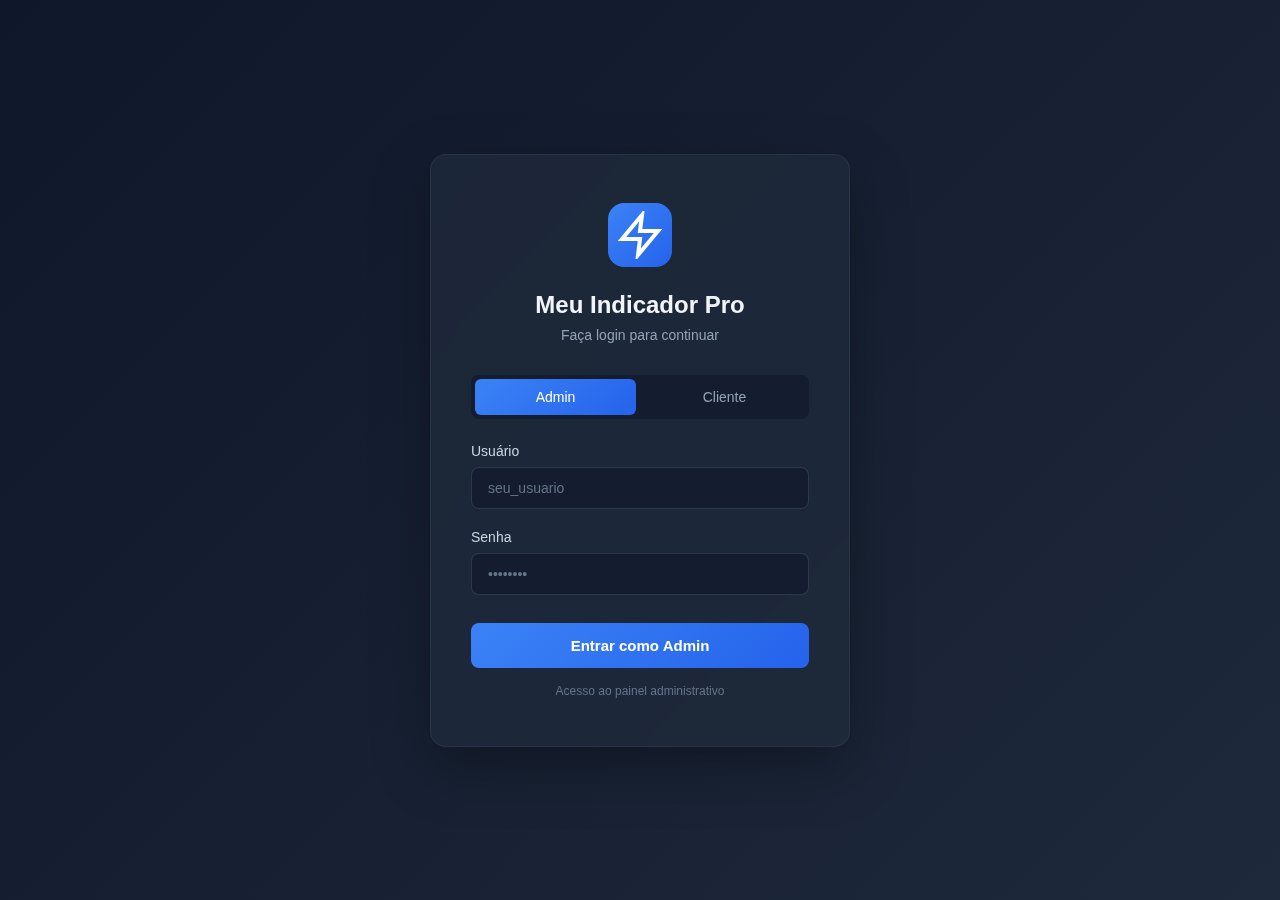
<file: index.html>
<!doctype html>
<html lang="pt-BR">
<head>
  <meta charset="utf-8" />
  <meta name="viewport" content="width=device-width,initial-scale=1" />
  <title>Indicador Kyvoo</title>
  <link rel="stylesheet" href="app.css" />
</head>
<body>
  <div class="app-container">
    <!-- Sidebar -->
    <aside class="sidebar" id="sidebar">
      <div class="sidebar-header">
        <div class="logo-section">
        <!--  <img src="icons/icon-48.svg" alt="logo" class="logo-img" /> -->
          <div class="logo-text">
            <h1>Indicador Kyvoo</h1>
            <p>Análise Profissional</p>
          </div>
        </div>
        <button class="toggle-btn" id="toggleSidebar">
          <span id="toggleIcon">←</span>
        </button>
      </div>

      <div class="sidebar-content">
        <!-- Signal Generator -->
        <section class="section">
          <h2>Analise Grafica</h2>
          <button id="generateBtn" class="primary-btn">
            <span id="generateIcon"></span>
            <span id="generateText">Analisar Graficos</span>
          </button>
        </section>

        <!-- Bank Management -->
        <section class="section">
          <h3>Gestão de Banca</h3>
          <label>Banca (R$)
            <input id="bankroll" type="number" value="1000" min="1" />
          </label>

          <div class="two-col">
            <label>Total Ops
              <input id="totalOps" type="number" value="6" min="1" />
            </label>
            <label>Acertos
              <input id="expectedWins" type="number" value="4" min="0" />
            </label>
          </div>

          <label>Payout
            <input id="payout" type="number" step="0.1" value="1.9" min="1" />
          </label>

          <label>Modo de Stake
            <select id="stakeMode">
              <option value="percent">% da Banca</option>
              <option value="fixed">Valor Fixo</option>
            </select>
          </label>

          <label id="stakeValueLabel">Percentual (%)
            <input id="stakeValue" type="number" step="0.1" value="1" min="0.1" />
          </label>

          <button id="saveSettingsBtn" class="outline-btn">
            Salvar Configurações
          </button>
        </section>

        <!-- Projection -->
        <section class="section">
          <h3>Projeção de Resultados</h3>

          <div class="info-box">
            <p class="label">Saldo Atual</p>
            <p id="bankrollDisplay" class="value">R$ 1.000,00</p>
          </div>

          <div id="projectedBox" class="info-box projected">
            <p class="label">Saldo Projetado</p>
            <p id="projectedBalance" class="value">R$ 0,00</p>
            <p id="projectedReturn" class="sublabel">0%</p>
          </div>

          <div class="stats-grid">
            <div class="stat-item">
              <p class="label">Losses Permitidos</p>
              <p id="allowedLosses" class="stat-value">0</p>
            </div>
            <div class="stat-item">
              <p class="label">Taxa de Acerto</p>
              <p id="winRate" class="stat-value">0%</p>
            </div>
          </div>

          <div id="realProfitBox" class="info-box hidden">
            <p class="label">Lucro Real Atual</p>
            <p id="realProfit" class="value">R$ 0,00</p>
          </div>
        </section>

        <!-- Operations Checklist -->
        <section class="section">
          <div class="section-header">
            <h3>Checklist de Operações</h3>
            <button id="resetBtn" class="outline-btn-small">Resetar</button>
          </div>

          <div id="operations" class="ops-list"></div>

          <div class="ops-footer">
            <div class="ops-stat">
              <p class="label">Wins</p>
              <p id="winsCount" class="stat-value">0</p>
            </div>
            <div class="ops-stat">
              <p class="label">Losses</p>
              <p id="lossesCount" class="stat-value">0</p>
            </div>
            <div class="ops-stat">
              <p class="label">Pendentes</p>
              <p id="pendingCount" class="stat-value">0</p>
            </div>
          </div>
        </section>

        <!-- Admin Panel and Logout Buttons -->
        <section class="section">
          <button id="adminPanelBtn" class="outline-btn" onclick="window.location.href='admin.html'" style="display: none;">
            ⚙️ Painel Administrativo
          </button>
          <button id="logoutBtn" class="outline-btn" style="margin-top: 8px;">
            🚪 Sair
          </button>
        </section>
      </div>
    </aside>

    <!-- Main Content Area with iframe -->
    <main class="main-content">
      <iframe 
        src="https://www.kyvoo.io/" 
        class="trading-iframe"
        title="Trading Platform"
        frameborder="0"
        allowfullscreen
      ></iframe>
    </main>
  </div>

  <!-- Loading Overlay -->
  <div id="loadingOverlay" class="overlay hidden">
    <div class="overlay-card">
      <div class="spinner"></div>
      <h3>Processando Análise</h3>
      <p id="loadingMessage">Analisando gráficos...</p>
    </div>
  </div>

  <!-- Signal Modal -->
  <div id="signalModal" class="modal hidden">
    <div class="modal-card">
      <button id="closeModal" class="close-btn">✕</button>
      <h3>Sinal Identificado!</h3>
      <p class="modal-subtitle">Oportunidade de entrada detectada</p>

      <div class="signal-info">
        <div>
          <p class="label">Par</p>
          <p id="signalAsset" class="value">BTC/USDT</p>
        </div>
        <div class="text-right">
          <p class="label">Confiança</p>
          <p id="signalConfidence" class="value">⭐⭐⭐⭐⭐</p>
        </div>
      </div>

      <div class="signal-type-container">
        <span id="signalType" class="signal-badge call">CALL</span>
      </div>

      <div class="confluence-info">
        <span class="label">Confluências:</span>
        <span id="confluenceCount" class="value">5/7</span>
      </div>

      <p id="signalTimestamp" class="timestamp"></p>

      <h4>Análises Realizadas</h4>
      <div id="signalAnalyses" class="analyses"></div>

      <div class="warning-box">
        <strong>Atenção:</strong> Este sinal é baseado em análise técnica real da Binance e não garante lucro. Opere com responsabilidade.
      </div>

      <button id="ackBtn" class="primary-btn">Entendi, vamos operar!</button>
    </div>
  </div>

  <!-- No Signal Modal -->
  <div id="noSignalModal" class="modal hidden">
    <div class="modal-card">
      <button id="closeNoSignalModal" class="close-btn">✕</button>
      <h3>Nenhum Sinal Seguro</h3>
      <p class="modal-subtitle">Aguarde melhores condições de mercado</p>

      <div class="confluence-info">
        <span class="label">Confluências detectadas:</span>
        <span id="noSignalConfluences" class="value">2/7</span>
      </div>

      <h4>Análises Realizadas</h4>
      <div id="noSignalAnalyses" class="analyses"></div>

      <button id="ackNoSignalBtn" class="primary-btn">Entendi</button>
    </div>
  </div>

  <!-- Confirmation Modal -->
  <div id="confirmModal" class="modal hidden">
    <div class="modal-card confirm-card">
      <h3>Confirmação</h3>
      <p id="confirmMessage" class="modal-subtitle"></p>
      <div class="modal-actions">
        <button id="confirmNo" class="outline-btn">Cancelar</button>
        <button id="confirmYes" class="primary-btn">Confirmar</button>
      </div>
    </div>
  </div>

  <script src="technical-indicators.js"></script>
  <script src="binance-api.js"></script>
  <script src="api-client.js"></script>
  <script src="app.js"></script>
</body>
</html>
</file>
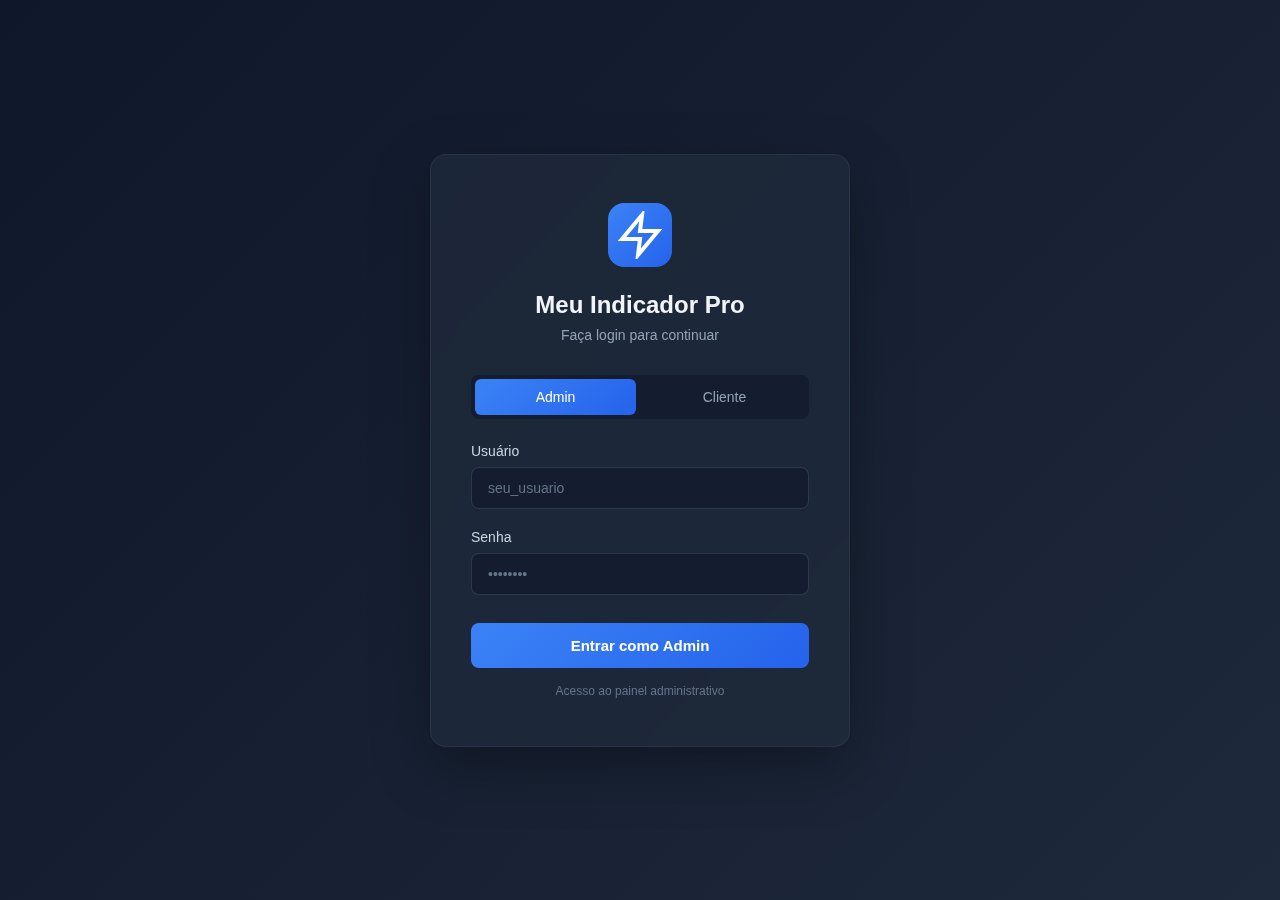
<file: admin.html>
<!DOCTYPE html>
<html lang="pt-BR">
<head>
    <meta charset="UTF-8">
    <meta name="viewport" content="width=device-width, initial-scale=1.0">
    <title>Painel Administrativo - Indicador Kyvoo</title>
    <link rel="stylesheet" href="admin.css">
</head>
<body>
    <div class="admin-container">
        <aside class="admin-sidebar">
            <div class="sidebar-header">
                <div class="logo">
                    <svg width="32" height="32" viewBox="0 0 24 24" fill="none" stroke="currentColor" stroke-width="2">
                        <path d="M13 2L3 14h9l-1 8 10-12h-9l1-8z"/>
                    </svg>
                    <span>Admin Panel</span>
                </div>
            </div>
            
            <nav class="sidebar-nav">
                <button class="nav-item active" data-section="assets">
                    <svg width="20" height="20" viewBox="0 0 24 24" fill="none" stroke="currentColor" stroke-width="2">
                        <line x1="12" y1="1" x2="12" y2="23"></line>
                        <path d="M17 5H9.5a3.5 3.5 0 0 0 0 7h5a3.5 3.5 0 0 1 0 7H6"></path>
                    </svg>
                    Ativos
                </button>
                
                <button class="nav-item" data-section="confluences">
                    <svg width="20" height="20" viewBox="0 0 24 24" fill="none" stroke="currentColor" stroke-width="2">
                        <path d="M21 16V8a2 2 0 0 0-1-1.73l-7-4a2 2 0 0 0-2 0l-7 4A2 2 0 0 0 3 8v8a2 2 0 0 0 1 1.73l7 4a2 2 0 0 0 2 0l7-4A2 2 0 0 0 21 16z"></path>
                        <polyline points="3.27 6.96 12 12.01 20.73 6.96"></polyline>
                        <line x1="12" y1="22.08" x2="12" y2="12"></line>
                    </svg>
                    Confluências
                </button>
                
                <button class="nav-item" data-section="theme">
                    <svg width="20" height="20" viewBox="0 0 24 24" fill="none" stroke="currentColor" stroke-width="2">
                        <circle cx="12" cy="12" r="3"></circle>
                        <path d="M12 1v6m0 6v6m5.2-13.2l-4.2 4.2m0 6l4.2 4.2M23 12h-6m-6 0H1m18.2 5.2l-4.2-4.2m0-6l4.2-4.2"></path>
                    </svg>
                    Tema
                </button>
                
                <button class="nav-item" data-section="tokens">
                    <svg width="20" height="20" viewBox="0 0 24 24" fill="none" stroke="currentColor" stroke-width="2">
                        <rect x="3" y="11" width="18" height="11" rx="2" ry="2"></rect>
                        <path d="M7 11V7a5 5 0 0 1 10 0v4"></path>
                    </svg>
                    Tokens
                </button>
            </nav>
            
            <div class="sidebar-footer">
                <button class="btn-back" onclick="window.location.href='index.html'">
                    <svg width="20" height="20" viewBox="0 0 24 24" fill="none" stroke="currentColor" stroke-width="2">
                        <line x1="19" y1="12" x2="5" y2="12"></line>
                        <polyline points="12 19 5 12 12 5"></polyline>
                    </svg>
                    Voltar ao App
                </button>
                <button class="btn-logout" id="logoutBtn">
                    <svg width="20" height="20" viewBox="0 0 24 24" fill="none" stroke="currentColor" stroke-width="2">
                        <path d="M9 21H5a2 2 0 0 1-2-2V5a2 2 0 0 1 2-2h4"></path>
                        <polyline points="16 17 21 12 16 7"></polyline>
                        <line x1="21" y1="12" x2="9" y2="12"></line>
                    </svg>
                    Sair
                </button>
            </div>
        </aside>
        
        <main class="admin-content">
            <!-- Seção de Ativos -->
            <section id="assets" class="content-section active">
                <h2>Configuração de Ativos</h2>
                <p class="section-description">Selecione os ativos da Binance que deseja analisar</p>
                
                <div class="card">
                    <div class="card-header">
                        <h3>Adicionar Ativo</h3>
                    </div>
                    <div class="card-body">
                        <div class="input-row">
                            <input type="text" id="newAsset" placeholder="Ex: BTCUSDT" class="input-field">
                            <button id="addAssetBtn" class="btn-primary">Adicionar</button>
                        </div>
                    </div>
                </div>
                
                <div class="card">
                    <div class="card-header">
                        <h3>Ativos Ativos</h3>
                        <span class="badge" id="assetCount">0</span>
                    </div>
                    <div class="card-body">
                        <div id="assetsList" class="assets-list"></div>
                    </div>
                </div>
            </section>
            
            <!-- Seção de Confluências -->
            <section id="confluences" class="content-section">
                <h2>Configuração de Confluências</h2>
                <p class="section-description">Defina quantas confluências são necessárias para gerar um sinal</p>
                
                <div class="card">
                    <div class="card-body">
                        <div class="confluence-setting">
                            <label>Número Mínimo de Confluências</label>
                            <div class="slider-container">
                                <input type="range" id="confluenceSlider" min="1" max="5" value="3" class="slider">
                                <div class="slider-value" id="confluenceValue">3</div>
                            </div>
                            <p class="help-text">Quanto maior o número, mais difícil e confiável será o sinal</p>
                        </div>
                        
                        <div class="confluence-indicators">
                            <h4>Indicadores Disponíveis</h4>
                            <div class="checkbox-group">
                                <label class="checkbox-label">
                                    <input type="checkbox" checked data-indicator="rsi">
                                    <span>RSI (Relative Strength Index)</span>
                                </label>
                                <label class="checkbox-label">
                                    <input type="checkbox" checked data-indicator="macd">
                                    <span>MACD (Moving Average Convergence Divergence)</span>
                                </label>
                                <label class="checkbox-label">
                                    <input type="checkbox" checked data-indicator="bb">
                                    <span>Bandas de Bollinger</span>
                                </label>
                                <label class="checkbox-label">
                                    <input type="checkbox" checked data-indicator="ema">
                                    <span>EMA (Exponential Moving Average)</span>
                                </label>
                                <label class="checkbox-label">
                                    <input type="checkbox" checked data-indicator="stoch">
                                    <span>Estocástico</span>
                                </label>
                            </div>
                        </div>
                        
                        <button id="saveConfluences" class="btn-primary">Salvar Configurações</button>
                    </div>
                </div>
            </section>
            
            <!-- Seção de Tema -->
            <section id="theme" class="content-section">
                <h2>Personalização de Tema</h2>
                <p class="section-description">Configure as cores da aplicação (White Label)</p>
                
                <div class="card">
                    <div class="card-body">
                        <div class="color-grid">
                            <div class="color-input-group">
                                <label>Cor Primária</label>
                                <div class="color-picker">
                                    <input type="color" id="primaryColor" value="#3b82f6">
                                    <input type="text" id="primaryColorText" value="#3b82f6" class="color-text">
                                </div>
                            </div>
                            
                            <div class="color-input-group">
                                <label>Cor Secundária</label>
                                <div class="color-picker">
                                    <input type="color" id="secondaryColor" value="#2563eb">
                                    <input type="text" id="secondaryColorText" value="#2563eb" class="color-text">
                                </div>
                            </div>
                            
                            <div class="color-input-group">
                                <label>Cor de Sucesso (CALL)</label>
                                <div class="color-picker">
                                    <input type="color" id="successColor" value="#10b981">
                                    <input type="text" id="successColorText" value="#10b981" class="color-text">
                                </div>
                            </div>
                            
                            <div class="color-input-group">
                                <label>Cor de Erro (PUT)</label>
                                <div class="color-picker">
                                    <input type="color" id="dangerColor" value="#ef4444">
                                    <input type="text" id="dangerColorText" value="#ef4444" class="color-text">
                                </div>
                            </div>
                            
                            <div class="color-input-group">
                                <label>Cor de Fundo</label>
                                <div class="color-picker">
                                    <input type="color" id="bgColor" value="#0f172a">
                                    <input type="text" id="bgColorText" value="#0f172a" class="color-text">
                                </div>
                            </div>
                            
                            <div class="color-input-group">
                                <label>Cor de Texto</label>
                                <div class="color-picker">
                                    <input type="color" id="textColor" value="#f1f5f9">
                                    <input type="text" id="textColorText" value="#f1f5f9" class="color-text">
                                </div>
                            </div>
                        </div>
                        
                        <div class="theme-actions">
                            <button id="saveTheme" class="btn-primary">Salvar Tema</button>
                            <button id="resetTheme" class="btn-secondary">Resetar Padrão</button>
                        </div>
                        
                        <div class="theme-preview">
                            <h4>Preview</h4>
                            <div class="preview-box" id="themePreview">
                                <div class="preview-card">
                                    <h5>Exemplo de Card</h5>
                                    <p>Este é um exemplo de como ficará o tema</p>
                                    <div class="preview-buttons">
                                        <button class="preview-btn-call">CALL</button>
                                        <button class="preview-btn-put">PUT</button>
                                    </div>
                                </div>
                            </div>
                        </div>
                    </div>
                </div>
            </section>
            
            <!-- Seção de Tokens -->
            <section id="tokens" class="content-section">
                <h2>Gerenciamento de Tokens</h2>
                <p class="section-description">Gere tokens de acesso para controlar quem pode usar a plataforma</p>
                
                <div class="card">
                    <div class="card-header">
                        <h3>Gerar Novo Token</h3>
                    </div>
                    <div class="card-body">
                        <div class="input-row">
                            <input type="text" id="tokenName" placeholder="Nome do token (ex: Cliente Premium)" class="input-field">
                            <button id="generateTokenBtn" class="btn-primary">Gerar Token</button>
                        </div>
                    </div>
                </div>
                
                <div class="card">
                    <div class="card-header">
                        <h3>Tokens Gerados</h3>
                        <span class="badge" id="tokenCount">0</span>
                    </div>
                    <div class="card-body">
                        <div id="tokensList" class="tokens-list"></div>
                    </div>
                </div>
            </section>
        </main>
    </div>
    
    <script src="api-client.js"></script>
    <script src="admin.js"></script>
</body>
</html>
</file>
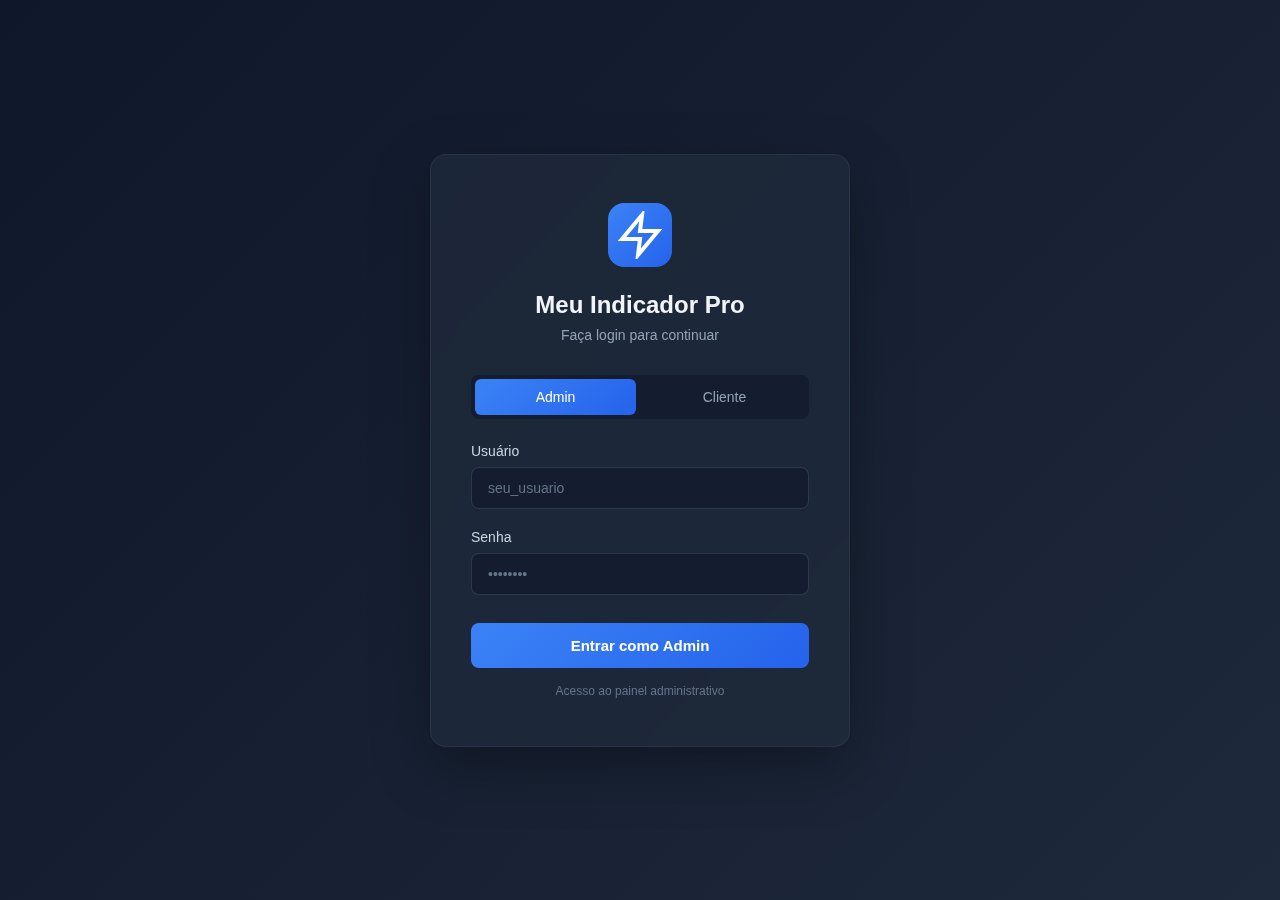
<file: login.html>
<!DOCTYPE html>
<html lang="pt-BR">
<head>
    <meta charset="UTF-8">
    <meta name="viewport" content="width=device-width, initial-scale=1.0">
    <title>Indicador Pro</title>
    <link rel="stylesheet" href="login.css">
</head>
<body>
    <div class="login-container">
        <div class="login-card">
            <div class="logo">
                <svg width="48" height="48" viewBox="0 0 24 24" fill="none" stroke="currentColor" stroke-width="2">
                    <path d="M13 2L3 14h9l-1 8 10-12h-9l1-8z"/>
                </svg>
            </div>
            <h1>Meu Indicador Pro</h1>
            <p class="subtitle">Faça login para continuar</p>
            
            <div class="login-tabs">
                <button class="tab-btn active" data-tab="admin">Admin</button>
                <button class="tab-btn" data-tab="client">Cliente</button>
            </div>
            
            <form id="adminLoginForm" class="login-form active">
                <div class="input-group">
                    <label for="username">Usuário</label>
                    <input type="text" id="username" placeholder="seu_usuario" required>
                </div>
                
                <div class="input-group">
                    <label for="password">Senha</label>
                    <input type="password" id="password" placeholder="••••••••" required>
                </div>
                
                <button type="submit" class="btn-login">Entrar como Admin</button>
                <p class="form-note">Acesso ao painel administrativo</p>
            </form>
            
            <form id="clientLoginForm" class="login-form">
                <div class="input-group">
                    <label for="token">Token de Acesso</label>
                    <input type="text" id="token" placeholder="Digite seu token" required>
                </div>
                
                <button type="submit" class="btn-login">Entrar com Token</button>
                <p class="form-note">Token fornecido pelo administrador</p>
            </form>
        </div>
    </div>
    
    <!-- Added API client script -->
    <script src="api-client.js"></script>
    <script src="login.js"></script>
</body>
</html>
</file>
<file: app.css>
* {
  margin: 0;
  padding: 0;
  box-sizing: border-box;
}

:root {
  --bg-primary: #0a0e1a;
  --bg-secondary: #0f1419;
  --bg-tertiary: #1a1f2e;
  --text-primary: #ffffff;
  --text-secondary: #a0aec0;
  --accent: #3b82f6;
  --accent-hover: #2563eb;
  --success: #10b981;
  --danger: #ef4444;
  --warning: #f59e0b;
  --border: rgba(255, 255, 255, 0.1);
  --sidebar-width: 380px;
  --sidebar-collapsed: 60px;
}

body {
  font-family: -apple-system, BlinkMacSystemFont, "Segoe UI", Roboto, "Helvetica Neue", Arial, sans-serif;
  background: var(--bg-primary);
  color: var(--text-primary);
  overflow: hidden;
  height: 100vh;
}

.app-container {
  display: flex;
  height: 100vh;
  width: 100vw;
}

/* Sidebar Styles */
.sidebar {
  width: var(--sidebar-width);
  background: var(--bg-secondary);
  border-right: 1px solid var(--border);
  display: flex;
  flex-direction: column;
  transition: width 0.3s ease, transform 0.3s ease;
  overflow: hidden;
  z-index: 100;
}

.sidebar.collapsed {
  width: var(--sidebar-collapsed);
}

.sidebar.collapsed .sidebar-content {
  opacity: 0;
  pointer-events: none;
}

.sidebar.collapsed .logo-text {
  display: none;
}

.sidebar.collapsed .toggle-btn {
  margin: 0 auto;
}

.sidebar-header {
  padding: 20px;
  border-bottom: 1px solid var(--border);
  display: flex;
  align-items: center;
  justify-content: space-between;
  gap: 12px;
  background: var(--bg-tertiary);
}

.logo-section {
  display: flex;
  align-items: center;
  gap: 12px;
  flex: 1;
  min-width: 0;
}

.logo-img {
  width: 40px;
  height: 40px;
  border-radius: 8px;
  flex-shrink: 0;
}

.logo-text h1 {
  font-size: 16px;
  font-weight: 600;
  margin: 0;
  white-space: nowrap;
}

.logo-text p {
  font-size: 11px;
  color: var(--text-secondary);
  margin: 0;
  white-space: nowrap;
}

.toggle-btn {
  width: 32px;
  height: 32px;
  border-radius: 6px;
  border: 1px solid var(--border);
  background: transparent;
  color: var(--text-primary);
  cursor: pointer;
  display: flex;
  align-items: center;
  justify-content: center;
  transition: all 0.2s ease;
  flex-shrink: 0;
}

.toggle-btn:hover {
  background: rgba(255, 255, 255, 0.05);
  border-color: var(--accent);
}

.sidebar-content {
  flex: 1;
  overflow-y: auto;
  padding: 20px;
  transition: opacity 0.3s ease;
}

.sidebar-content::-webkit-scrollbar {
  width: 6px;
}

.sidebar-content::-webkit-scrollbar-track {
  background: transparent;
}

.sidebar-content::-webkit-scrollbar-thumb {
  background: rgba(255, 255, 255, 0.1);
  border-radius: 3px;
}

.sidebar-content::-webkit-scrollbar-thumb:hover {
  background: rgba(255, 255, 255, 0.2);
}

/* Section Styles */
.section {
  margin-bottom: 24px;
  padding-bottom: 24px;
  border-bottom: 1px solid var(--border);
}

.section:last-child {
  border-bottom: none;
}

.section h2 {
  font-size: 14px;
  font-weight: 600;
  margin-bottom: 12px;
  color: var(--text-primary);
}

.section h3 {
  font-size: 13px;
  font-weight: 600;
  margin-bottom: 12px;
  color: var(--text-secondary);
}

.section h4 {
  font-size: 12px;
  font-weight: 600;
  margin: 16px 0 8px 0;
  color: var(--text-secondary);
}

.section-header {
  display: flex;
  align-items: center;
  justify-content: space-between;
  margin-bottom: 12px;
}

/* Button Styles */
.primary-btn {
  width: 100%;
  height: 44px;
  border-radius: 8px;
  border: none;
  background: var(--accent);
  color: white;
  font-weight: 600;
  font-size: 14px;
  display: flex;
  align-items: center;
  justify-content: center;
  gap: 8px;
  cursor: pointer;
  transition: all 0.2s ease;
}

.primary-btn:hover:not(:disabled) {
  background: var(--accent-hover);
  transform: translateY(-1px);
}

.primary-btn:disabled {
  opacity: 0.5;
  cursor: not-allowed;
}

.outline-btn {
  width: 100%;
  height: 36px;
  border-radius: 6px;
  border: 1px solid var(--border);
  background: transparent;
  color: var(--text-secondary);
  font-size: 13px;
  font-weight: 500;
  cursor: pointer;
  transition: all 0.2s ease;
  margin-top: 8px;
}

.outline-btn:hover {
  border-color: var(--accent);
  color: var(--text-primary);
}

.outline-btn-small {
  height: 28px;
  padding: 0 12px;
  border-radius: 6px;
  border: 1px solid var(--border);
  background: transparent;
  color: var(--text-secondary);
  font-size: 12px;
  font-weight: 500;
  cursor: pointer;
  transition: all 0.2s ease;
}

.outline-btn-small:hover {
  border-color: var(--accent);
  color: var(--text-primary);
}

/* Input Styles */
label {
  display: block;
  font-size: 11px;
  font-weight: 600;
  color: var(--text-secondary);
  margin-bottom: 12px;
  text-transform: uppercase;
  letter-spacing: 0.5px;
}

input[type="number"],
select {
  width: 100%;
  height: 36px;
  padding: 0 12px;
  border-radius: 6px;
  border: 1px solid var(--border);
  background: var(--bg-tertiary);
  color: var(--text-primary);
  margin-top: 6px;
  font-size: 14px;
  transition: all 0.2s ease;
}

input[type="number"]:focus,
select:focus {
  outline: none;
  border-color: var(--accent);
  background: var(--bg-primary);
}

.two-col {
  display: grid;
  grid-template-columns: 1fr 1fr;
  gap: 12px;
}

/* Info Box Styles */
.info-box {
  background: var(--bg-tertiary);
  padding: 12px;
  border-radius: 8px;
  border: 1px solid var(--border);
  margin-bottom: 12px;
}

.info-box.projected {
  border-color: var(--success);
  background: rgba(16, 185, 129, 0.05);
}

.info-box .label {
  font-size: 11px;
  color: var(--text-secondary);
  margin-bottom: 4px;
  text-transform: uppercase;
  letter-spacing: 0.5px;
}

.info-box .value {
  font-size: 20px;
  font-weight: 700;
  color: var(--text-primary);
}

.info-box .sublabel {
  font-size: 12px;
  color: var(--text-secondary);
  margin-top: 4px;
}

/* Stats Grid */
.stats-grid {
  display: grid;
  grid-template-columns: 1fr 1fr;
  gap: 12px;
  margin-bottom: 12px;
}

.stat-item {
  background: var(--bg-tertiary);
  padding: 12px;
  border-radius: 8px;
  border: 1px solid var(--border);
  text-align: center;
}

.stat-item .label {
  font-size: 10px;
  color: var(--text-secondary);
  margin-bottom: 4px;
  text-transform: uppercase;
  letter-spacing: 0.5px;
}

.stat-item .stat-value {
  font-size: 18px;
  font-weight: 700;
  color: var(--text-primary);
}

/* Operations List */
.ops-list {
  max-height: 300px;
  overflow-y: auto;
  margin-bottom: 12px;
}

.ops-list::-webkit-scrollbar {
  width: 6px;
}

.ops-list::-webkit-scrollbar-track {
  background: transparent;
}

.ops-list::-webkit-scrollbar-thumb {
  background: rgba(255, 255, 255, 0.1);
  border-radius: 3px;
}

.op-btn {
  width: 100%;
  padding: 10px 12px;
  border-radius: 6px;
  border: 1px solid var(--border);
  background: var(--bg-tertiary);
  display: flex;
  align-items: center;
  justify-content: space-between;
  cursor: pointer;
  transition: all 0.2s ease;
  margin-bottom: 8px;
  font-size: 13px;
  color: var(--text-primary);
}

.op-btn:hover {
  background: rgba(255, 255, 255, 0.05);
  transform: translateX(2px);
}

.op-btn.win {
  background: rgba(16, 185, 129, 0.1);
  border-color: var(--success);
}

.op-btn.loss {
  background: rgba(239, 68, 68, 0.1);
  border-color: var(--danger);
}

.ops-footer {
  display: flex;
  gap: 12px;
  padding-top: 12px;
  border-top: 1px solid var(--border);
}

.ops-stat {
  flex: 1;
  text-align: center;
}

.ops-stat .label {
  font-size: 10px;
  color: var(--text-secondary);
  margin-bottom: 4px;
  text-transform: uppercase;
  letter-spacing: 0.5px;
}

.ops-stat .stat-value {
  font-size: 18px;
  font-weight: 700;
  color: var(--text-primary);
}

/* Main Content Area */
.main-content {
  flex: 1;
  display: flex;
  background: var(--bg-primary);
  position: relative;
}

.trading-iframe {
  width: 100%;
  height: 100%;
  border: none;
}

/* Overlay Styles */
.overlay {
  position: fixed;
  inset: 0;
  display: flex;
  align-items: center;
  justify-content: center;
  background: rgba(0, 0, 0, 0.8);
  backdrop-filter: blur(4px);
  z-index: 9999;
}

.overlay-card {
  background: var(--bg-secondary);
  padding: 32px;
  border-radius: 12px;
  border: 1px solid var(--border);
  text-align: center;
  min-width: 300px;
}

.overlay-card h3 {
  margin: 16px 0 8px 0;
  font-size: 18px;
}

.overlay-card p {
  color: var(--text-secondary);
  font-size: 14px;
}

.spinner {
  width: 48px;
  height: 48px;
  border-radius: 50%;
  border: 4px solid rgba(255, 255, 255, 0.1);
  border-top-color: var(--accent);
  margin: 0 auto;
  animation: spin 0.8s linear infinite;
}

@keyframes spin {
  to {
    transform: rotate(360deg);
  }
}

/* Modal Styles */
.modal {
  position: fixed;
  inset: 0;
  display: flex;
  align-items: center;
  justify-content: center;
  padding: 20px;
  z-index: 10000;
  background: rgba(0, 0, 0, 0.8);
  backdrop-filter: blur(4px);
}

.modal-card {
  background: var(--bg-secondary);
  padding: 24px;
  border-radius: 12px;
  border: 1px solid var(--border);
  width: 100%;
  max-width: 500px;
  max-height: 90vh;
  overflow-y: auto;
}

.modal-card::-webkit-scrollbar {
  width: 6px;
}

.modal-card::-webkit-scrollbar-track {
  background: transparent;
}

.modal-card::-webkit-scrollbar-thumb {
  background: rgba(255, 255, 255, 0.1);
  border-radius: 3px;
}

.modal-card h3 {
  font-size: 20px;
  margin-bottom: 8px;
}

.modal-card h4 {
  font-size: 14px;
  font-weight: 600;
  margin: 16px 0 12px 0;
  color: var(--text-secondary);
}

.modal-subtitle {
  font-size: 13px;
  color: var(--text-secondary);
  margin-bottom: 16px;
}

.close-btn {
  float: right;
  background: transparent;
  border: none;
  color: var(--text-secondary);
  font-size: 24px;
  cursor: pointer;
  width: 32px;
  height: 32px;
  border-radius: 6px;
  display: flex;
  align-items: center;
  justify-content: center;
  transition: all 0.2s ease;
}

.close-btn:hover {
  background: rgba(255, 255, 255, 0.05);
  color: var(--text-primary);
}

.signal-info {
  display: flex;
  justify-content: space-between;
  padding: 16px;
  background: var(--bg-tertiary);
  border-radius: 8px;
  border: 1px solid var(--border);
  margin: 16px 0;
}

.signal-info .label {
  font-size: 11px;
  color: var(--text-secondary);
  margin-bottom: 4px;
  text-transform: uppercase;
  letter-spacing: 0.5px;
}

.signal-info .value {
  font-size: 18px;
  font-weight: 700;
  color: var(--text-primary);
}

.text-right {
  text-align: right;
}

.signal-type-container {
  text-align: center;
  margin: 16px 0;
}

.signal-badge {
  display: inline-block;
  padding: 8px 24px;
  border-radius: 20px;
  font-size: 14px;
  font-weight: 700;
  text-transform: uppercase;
  letter-spacing: 1px;
}

.signal-badge.call {
  background: var(--success);
  color: white;
}

.signal-badge.put {
  background: var(--danger);
  color: white;
}

.confluence-info {
  display: flex;
  align-items: center;
  justify-content: center;
  gap: 8px;
  padding: 12px;
  background: rgba(59, 130, 246, 0.1);
  border-radius: 8px;
  border: 1px solid rgba(59, 130, 246, 0.3);
  margin: 16px 0;
}

.confluence-info .label {
  font-size: 12px;
  color: var(--text-secondary);
}

.confluence-info .value {
  font-size: 16px;
  font-weight: 700;
  color: var(--accent);
}

.timestamp {
  text-align: center;
  font-size: 12px;
  color: var(--text-secondary);
  margin: 8px 0;
}

.analyses {
  display: flex;
  flex-direction: column;
  gap: 8px;
  margin-bottom: 16px;
}

.analysis-item {
  display: flex;
  align-items: flex-start;
  gap: 12px;
  padding: 12px;
  background: var(--bg-tertiary);
  border-radius: 8px;
  border: 1px solid var(--border);
  font-size: 13px;
}

.analysis-item.confirmed {
  border-left: 3px solid var(--success);
}

.analysis-item.neutral {
  border-left: 3px solid var(--text-secondary);
}

.analysis-item.warning {
  border-left: 3px solid var(--warning);
}

.analysis-icon {
  font-size: 16px;
  flex-shrink: 0;
}

.analysis-item strong {
  display: block;
  margin-bottom: 4px;
  color: var(--text-primary);
}

.analysis-item p {
  color: var(--text-secondary);
  font-size: 12px;
  line-height: 1.4;
}

.warning-box {
  padding: 12px;
  background: rgba(245, 158, 11, 0.1);
  border-radius: 8px;
  border: 1px solid rgba(245, 158, 11, 0.3);
  color: var(--warning);
  font-size: 12px;
  margin: 16px 0;
}

.confirm-card {
  max-width: 400px;
}

.modal-actions {
  display: flex;
  gap: 12px;
  margin-top: 20px;
}

.modal-actions .outline-btn,
.modal-actions .primary-btn {
  flex: 1;
  margin: 0;
}

/* Toast Styles */
.toast {
  position: fixed;
  bottom: 24px;
  right: 24px;
  background: var(--bg-secondary);
  border: 1px solid var(--border);
  border-radius: 8px;
  padding: 16px;
  min-width: 300px;
  max-width: 400px;
  z-index: 99999;
  transform: translateX(500px);
  transition: transform 0.3s ease;
}

.toast.toast-show {
  transform: translateX(0);
}

.toast-content {
  display: flex;
  align-items: center;
  gap: 12px;
}

.toast-icon {
  font-size: 20px;
  flex-shrink: 0;
}

.toast-message {
  font-size: 14px;
  color: var(--text-primary);
}

.toast-success {
  border-left: 4px solid var(--success);
}

.toast-error {
  border-left: 4px solid var(--danger);
}

.toast-warning {
  border-left: 4px solid var(--warning);
}

.toast-info {
  border-left: 4px solid var(--accent);
}

/* Utility Classes */
.hidden {
  display: none !important;
}

/* Added admin button styling */
#adminBtn {
  background: rgba(59, 130, 246, 0.1);
  border-color: var(--accent);
  color: var(--accent);
}

#adminBtn:hover {
  background: rgba(59, 130, 246, 0.2);
}

#logoutBtn {
  background: rgba(239, 68, 68, 0.1);
  border-color: var(--danger);
  color: var(--danger);
}

#logoutBtn:hover {
  background: rgba(239, 68, 68, 0.2);
}

/* Mobile Responsive */
@media (max-width: 768px) {
  .app-container {
    flex-direction: column;
  }

  .sidebar {
    width: 100%;
    height: auto;
    max-height: 50vh;
    border-right: none;
    border-bottom: 1px solid var(--border);
  }

  .sidebar.collapsed {
    max-height: 60px;
    width: 100%;
  }

  .sidebar-content {
    max-height: calc(50vh - 80px);
  }

  .main-content {
    height: 50vh;
  }

  .toggle-btn #toggleIcon {
    transform: rotate(90deg);
  }

  .sidebar.collapsed .toggle-btn #toggleIcon {
    transform: rotate(-90deg);
  }

  .modal-card {
    max-width: 100%;
  }

  .toast {
    right: 12px;
    bottom: 12px;
    min-width: auto;
    max-width: calc(100vw - 24px);
  }
}
</file>
<file: admin.css>
* {
  margin: 0;
  padding: 0;
  box-sizing: border-box;
}

body {
  font-family: -apple-system, BlinkMacSystemFont, "Segoe UI", Roboto, Oxygen, Ubuntu, Cantarell, sans-serif;
  background: linear-gradient(135deg, #0f172a 0%, #1e293b 100%);
  color: #f1f5f9;
  min-height: 100vh;
}

.admin-container {
  display: flex;
  min-height: 100vh;
}

/* Sidebar */
.admin-sidebar {
  width: 280px;
  background: rgba(30, 41, 59, 0.8);
  backdrop-filter: blur(10px);
  border-right: 1px solid rgba(148, 163, 184, 0.1);
  display: flex;
  flex-direction: column;
  position: fixed;
  height: 100vh;
  left: 0;
  top: 0;
}

.sidebar-header {
  padding: 24px;
  border-bottom: 1px solid rgba(148, 163, 184, 0.1);
}

.logo {
  display: flex;
  align-items: center;
  gap: 12px;
  color: #3b82f6;
  font-size: 18px;
  font-weight: 600;
}

.sidebar-nav {
  flex: 1;
  padding: 16px;
  overflow-y: auto;
}

.nav-item {
  width: 100%;
  display: flex;
  align-items: center;
  gap: 12px;
  padding: 12px 16px;
  background: transparent;
  border: none;
  border-radius: 8px;
  color: #94a3b8;
  font-size: 14px;
  font-weight: 500;
  cursor: pointer;
  transition: all 0.2s;
  margin-bottom: 4px;
  text-align: left;
}

.nav-item:hover {
  background: rgba(59, 130, 246, 0.1);
  color: #3b82f6;
}

.nav-item.active {
  background: rgba(59, 130, 246, 0.15);
  color: #3b82f6;
}

.sidebar-footer {
  padding: 16px;
  border-top: 1px solid rgba(148, 163, 184, 0.1);
  display: flex;
  flex-direction: column;
  gap: 8px;
}

.btn-back,
.btn-logout {
  width: 100%;
  display: flex;
  align-items: center;
  justify-content: center;
  gap: 8px;
  padding: 10px;
  border: 1px solid rgba(148, 163, 184, 0.2);
  border-radius: 8px;
  background: transparent;
  color: #94a3b8;
  font-size: 14px;
  font-weight: 500;
  cursor: pointer;
  transition: all 0.2s;
}

.btn-back:hover {
  background: rgba(59, 130, 246, 0.1);
  border-color: #3b82f6;
  color: #3b82f6;
}

.btn-logout:hover {
  background: rgba(239, 68, 68, 0.1);
  border-color: #ef4444;
  color: #ef4444;
}

/* Main Content */
.admin-content {
  flex: 1;
  margin-left: 280px;
  padding: 40px;
  overflow-y: auto;
}

.content-section {
  display: none;
}

.content-section.active {
  display: block;
}

.content-section h2 {
  font-size: 28px;
  font-weight: 600;
  margin-bottom: 8px;
}

.section-description {
  color: #94a3b8;
  font-size: 14px;
  margin-bottom: 32px;
}

/* Cards */
.card {
  background: rgba(30, 41, 59, 0.6);
  backdrop-filter: blur(10px);
  border: 1px solid rgba(148, 163, 184, 0.1);
  border-radius: 12px;
  margin-bottom: 24px;
  overflow: hidden;
}

.card-header {
  padding: 20px 24px;
  border-bottom: 1px solid rgba(148, 163, 184, 0.1);
  display: flex;
  align-items: center;
  justify-content: space-between;
}

.card-header h3 {
  font-size: 18px;
  font-weight: 600;
}

.card-body {
  padding: 24px;
}

.badge {
  background: rgba(59, 130, 246, 0.2);
  color: #3b82f6;
  padding: 4px 12px;
  border-radius: 12px;
  font-size: 12px;
  font-weight: 600;
}

/* Input Fields */
.input-field {
  flex: 1;
  padding: 12px 16px;
  background: rgba(15, 23, 42, 0.6);
  border: 1px solid rgba(148, 163, 184, 0.2);
  border-radius: 8px;
  color: #f1f5f9;
  font-size: 14px;
  transition: all 0.2s;
}

.input-field:focus {
  outline: none;
  border-color: #3b82f6;
  background: rgba(15, 23, 42, 0.8);
}

.input-row {
  display: flex;
  gap: 12px;
}

/* Buttons */
.btn-primary {
  padding: 12px 24px;
  background: linear-gradient(135deg, #3b82f6 0%, #2563eb 100%);
  border: none;
  border-radius: 8px;
  color: white;
  font-size: 14px;
  font-weight: 600;
  cursor: pointer;
  transition: all 0.2s;
  white-space: nowrap;
}

.btn-primary:hover {
  transform: translateY(-1px);
  box-shadow: 0 8px 20px rgba(59, 130, 246, 0.3);
}

.btn-secondary {
  padding: 12px 24px;
  background: transparent;
  border: 1px solid rgba(148, 163, 184, 0.2);
  border-radius: 8px;
  color: #94a3b8;
  font-size: 14px;
  font-weight: 600;
  cursor: pointer;
  transition: all 0.2s;
}

.btn-secondary:hover {
  border-color: #3b82f6;
  color: #3b82f6;
}

/* Assets List */
.assets-list {
  display: grid;
  grid-template-columns: repeat(auto-fill, minmax(200px, 1fr));
  gap: 12px;
}

.asset-item {
  display: flex;
  align-items: center;
  justify-content: space-between;
  padding: 12px 16px;
  background: rgba(15, 23, 42, 0.6);
  border: 1px solid rgba(148, 163, 184, 0.1);
  border-radius: 8px;
}

.asset-name {
  font-weight: 600;
  color: #f1f5f9;
}

.btn-remove {
  background: transparent;
  border: none;
  color: #ef4444;
  cursor: pointer;
  padding: 4px;
  display: flex;
  align-items: center;
  justify-content: center;
  transition: all 0.2s;
}

.btn-remove:hover {
  transform: scale(1.1);
}

/* Confluence Settings */
.confluence-setting {
  margin-bottom: 32px;
}

.confluence-setting label {
  display: block;
  font-weight: 600;
  margin-bottom: 16px;
}

.slider-container {
  display: flex;
  align-items: center;
  gap: 16px;
}

.slider {
  flex: 1;
  height: 6px;
  border-radius: 3px;
  background: rgba(148, 163, 184, 0.2);
  outline: none;
  -webkit-appearance: none;
}

.slider::-webkit-slider-thumb {
  -webkit-appearance: none;
  appearance: none;
  width: 20px;
  height: 20px;
  border-radius: 50%;
  background: linear-gradient(135deg, #3b82f6 0%, #2563eb 100%);
  cursor: pointer;
  box-shadow: 0 2px 8px rgba(59, 130, 246, 0.4);
}

.slider::-moz-range-thumb {
  width: 20px;
  height: 20px;
  border-radius: 50%;
  background: linear-gradient(135deg, #3b82f6 0%, #2563eb 100%);
  cursor: pointer;
  border: none;
  box-shadow: 0 2px 8px rgba(59, 130, 246, 0.4);
}

.slider-value {
  min-width: 40px;
  text-align: center;
  font-size: 18px;
  font-weight: 600;
  color: #3b82f6;
}

.help-text {
  color: #64748b;
  font-size: 13px;
  margin-top: 8px;
}

.confluence-indicators {
  margin-top: 32px;
}

.confluence-indicators h4 {
  font-size: 16px;
  font-weight: 600;
  margin-bottom: 16px;
}

.checkbox-group {
  display: flex;
  flex-direction: column;
  gap: 12px;
}

.checkbox-label {
  display: flex;
  align-items: center;
  gap: 12px;
  cursor: pointer;
  padding: 12px;
  border-radius: 8px;
  transition: all 0.2s;
}

.checkbox-label:hover {
  background: rgba(59, 130, 246, 0.05);
}

.checkbox-label input[type="checkbox"] {
  width: 20px;
  height: 20px;
  cursor: pointer;
  accent-color: #3b82f6;
}

/* Color Picker */
.color-grid {
  display: grid;
  grid-template-columns: repeat(auto-fit, minmax(250px, 1fr));
  gap: 24px;
  margin-bottom: 32px;
}

.color-input-group label {
  display: block;
  font-weight: 600;
  margin-bottom: 12px;
  font-size: 14px;
}

.color-picker {
  display: flex;
  gap: 12px;
  align-items: center;
}

.color-picker input[type="color"] {
  width: 60px;
  height: 40px;
  border: 1px solid rgba(148, 163, 184, 0.2);
  border-radius: 8px;
  cursor: pointer;
  background: transparent;
}

.color-text {
  flex: 1;
  padding: 10px 12px;
  background: rgba(15, 23, 42, 0.6);
  border: 1px solid rgba(148, 163, 184, 0.2);
  border-radius: 8px;
  color: #f1f5f9;
  font-size: 13px;
  font-family: "Courier New", monospace;
}

.theme-actions {
  display: flex;
  gap: 12px;
  margin-bottom: 32px;
}

.theme-preview {
  padding-top: 32px;
  border-top: 1px solid rgba(148, 163, 184, 0.1);
}

.theme-preview h4 {
  font-size: 16px;
  font-weight: 600;
  margin-bottom: 16px;
}

.preview-box {
  padding: 24px;
  background: var(--preview-bg, #0f172a);
  border-radius: 12px;
  border: 1px solid rgba(148, 163, 184, 0.1);
}

.preview-card {
  background: rgba(30, 41, 59, 0.6);
  padding: 20px;
  border-radius: 8px;
}

.preview-card h5 {
  color: var(--preview-text, #f1f5f9);
  margin-bottom: 8px;
}

.preview-card p {
  color: var(--preview-text, #94a3b8);
  font-size: 14px;
  margin-bottom: 16px;
}

.preview-buttons {
  display: flex;
  gap: 12px;
}

.preview-btn-call,
.preview-btn-put {
  padding: 8px 16px;
  border: none;
  border-radius: 6px;
  font-weight: 600;
  font-size: 13px;
  cursor: pointer;
}

.preview-btn-call {
  background: var(--preview-success, #10b981);
  color: white;
}

.preview-btn-put {
  background: var(--preview-danger, #ef4444);
  color: white;
}

/* Tokens List */
.tokens-list {
  display: flex;
  flex-direction: column;
  gap: 12px;
}

.token-item {
  display: flex;
  align-items: center;
  justify-content: space-between;
  padding: 16px;
  background: rgba(15, 23, 42, 0.6);
  border: 1px solid rgba(148, 163, 184, 0.1);
  border-radius: 8px;
}

.token-info {
  flex: 1;
}

.token-name {
  font-weight: 600;
  color: #f1f5f9;
  margin-bottom: 4px;
}

.token-value {
  font-family: "Courier New", monospace;
  font-size: 12px;
  color: #64748b;
  word-break: break-all;
}

.token-actions {
  display: flex;
  gap: 8px;
}

.btn-copy,
.btn-delete {
  padding: 8px 12px;
  border: 1px solid rgba(148, 163, 184, 0.2);
  border-radius: 6px;
  background: transparent;
  color: #94a3b8;
  font-size: 12px;
  cursor: pointer;
  transition: all 0.2s;
}

.btn-copy:hover {
  border-color: #3b82f6;
  color: #3b82f6;
}

.btn-delete:hover {
  border-color: #ef4444;
  color: #ef4444;
}

.empty-state {
  text-align: center;
  padding: 40px;
  color: #64748b;
}

/* Responsive */
@media (max-width: 1024px) {
  .admin-sidebar {
    width: 240px;
  }

  .admin-content {
    margin-left: 240px;
    padding: 24px;
  }
}

@media (max-width: 768px) {
  .admin-sidebar {
    width: 100%;
    position: relative;
    height: auto;
    border-right: none;
    border-bottom: 1px solid rgba(148, 163, 184, 0.1);
  }

  .admin-content {
    margin-left: 0;
    padding: 20px;
  }

  .color-grid {
    grid-template-columns: 1fr;
  }

  .theme-actions {
    flex-direction: column;
  }

  .input-row {
    flex-direction: column;
  }
}
</file>
<file: login.css>
* {
  margin: 0;
  padding: 0;
  box-sizing: border-box;
}

body {
  font-family: -apple-system, BlinkMacSystemFont, "Segoe UI", Roboto, Oxygen, Ubuntu, Cantarell, sans-serif;
  background: linear-gradient(135deg, #0f172a 0%, #1e293b 100%);
  min-height: 100vh;
  display: flex;
  align-items: center;
  justify-content: center;
  padding: 20px;
}

.login-container {
  width: 100%;
  max-width: 420px;
}

.login-card {
  background: rgba(30, 41, 59, 0.8);
  backdrop-filter: blur(10px);
  border: 1px solid rgba(148, 163, 184, 0.1);
  border-radius: 16px;
  padding: 48px 40px;
  box-shadow: 0 20px 60px rgba(0, 0, 0, 0.3);
}

.logo {
  width: 64px;
  height: 64px;
  background: linear-gradient(135deg, #3b82f6 0%, #2563eb 100%);
  border-radius: 16px;
  display: flex;
  align-items: center;
  justify-content: center;
  margin: 0 auto 24px;
  color: white;
}

h1 {
  color: #f1f5f9;
  font-size: 24px;
  font-weight: 600;
  text-align: center;
  margin-bottom: 8px;
}

.subtitle {
  color: #94a3b8;
  font-size: 14px;
  text-align: center;
  margin-bottom: 32px;
}

/* Added tab styles for switching between admin and client login */
.login-tabs {
  display: flex;
  gap: 8px;
  margin-bottom: 24px;
  background: rgba(15, 23, 42, 0.6);
  padding: 4px;
  border-radius: 8px;
}

.tab-btn {
  flex: 1;
  padding: 10px;
  background: transparent;
  border: none;
  border-radius: 6px;
  color: #94a3b8;
  font-size: 14px;
  font-weight: 500;
  cursor: pointer;
  transition: all 0.2s;
}

.tab-btn:hover {
  color: #cbd5e1;
}

.tab-btn.active {
  background: linear-gradient(135deg, #3b82f6 0%, #2563eb 100%);
  color: white;
}

/* Added form visibility toggle */
.login-form {
  display: none;
}

.login-form.active {
  display: block;
}

.input-group {
  margin-bottom: 20px;
}

label {
  display: block;
  color: #cbd5e1;
  font-size: 14px;
  font-weight: 500;
  margin-bottom: 8px;
}

input {
  width: 100%;
  padding: 12px 16px;
  background: rgba(15, 23, 42, 0.6);
  border: 1px solid rgba(148, 163, 184, 0.2);
  border-radius: 8px;
  color: #f1f5f9;
  font-size: 14px;
  transition: all 0.2s;
}

input:focus {
  outline: none;
  border-color: #3b82f6;
  background: rgba(15, 23, 42, 0.8);
}

input::placeholder {
  color: #64748b;
}

.btn-login {
  width: 100%;
  padding: 14px;
  background: linear-gradient(135deg, #3b82f6 0%, #2563eb 100%);
  border: none;
  border-radius: 8px;
  color: white;
  font-size: 15px;
  font-weight: 600;
  cursor: pointer;
  transition: all 0.2s;
  margin-top: 8px;
}

.btn-login:hover {
  transform: translateY(-1px);
  box-shadow: 0 8px 20px rgba(59, 130, 246, 0.3);
}

.btn-login:active {
  transform: translateY(0);
}

/* Added form note styling */
.form-note {
  text-align: center;
  color: #64748b;
  font-size: 12px;
  margin-top: 16px;
}

@media (max-width: 480px) {
  .login-card {
    padding: 32px 24px;
  }

  h1 {
    font-size: 20px;
  }
}
</file>
